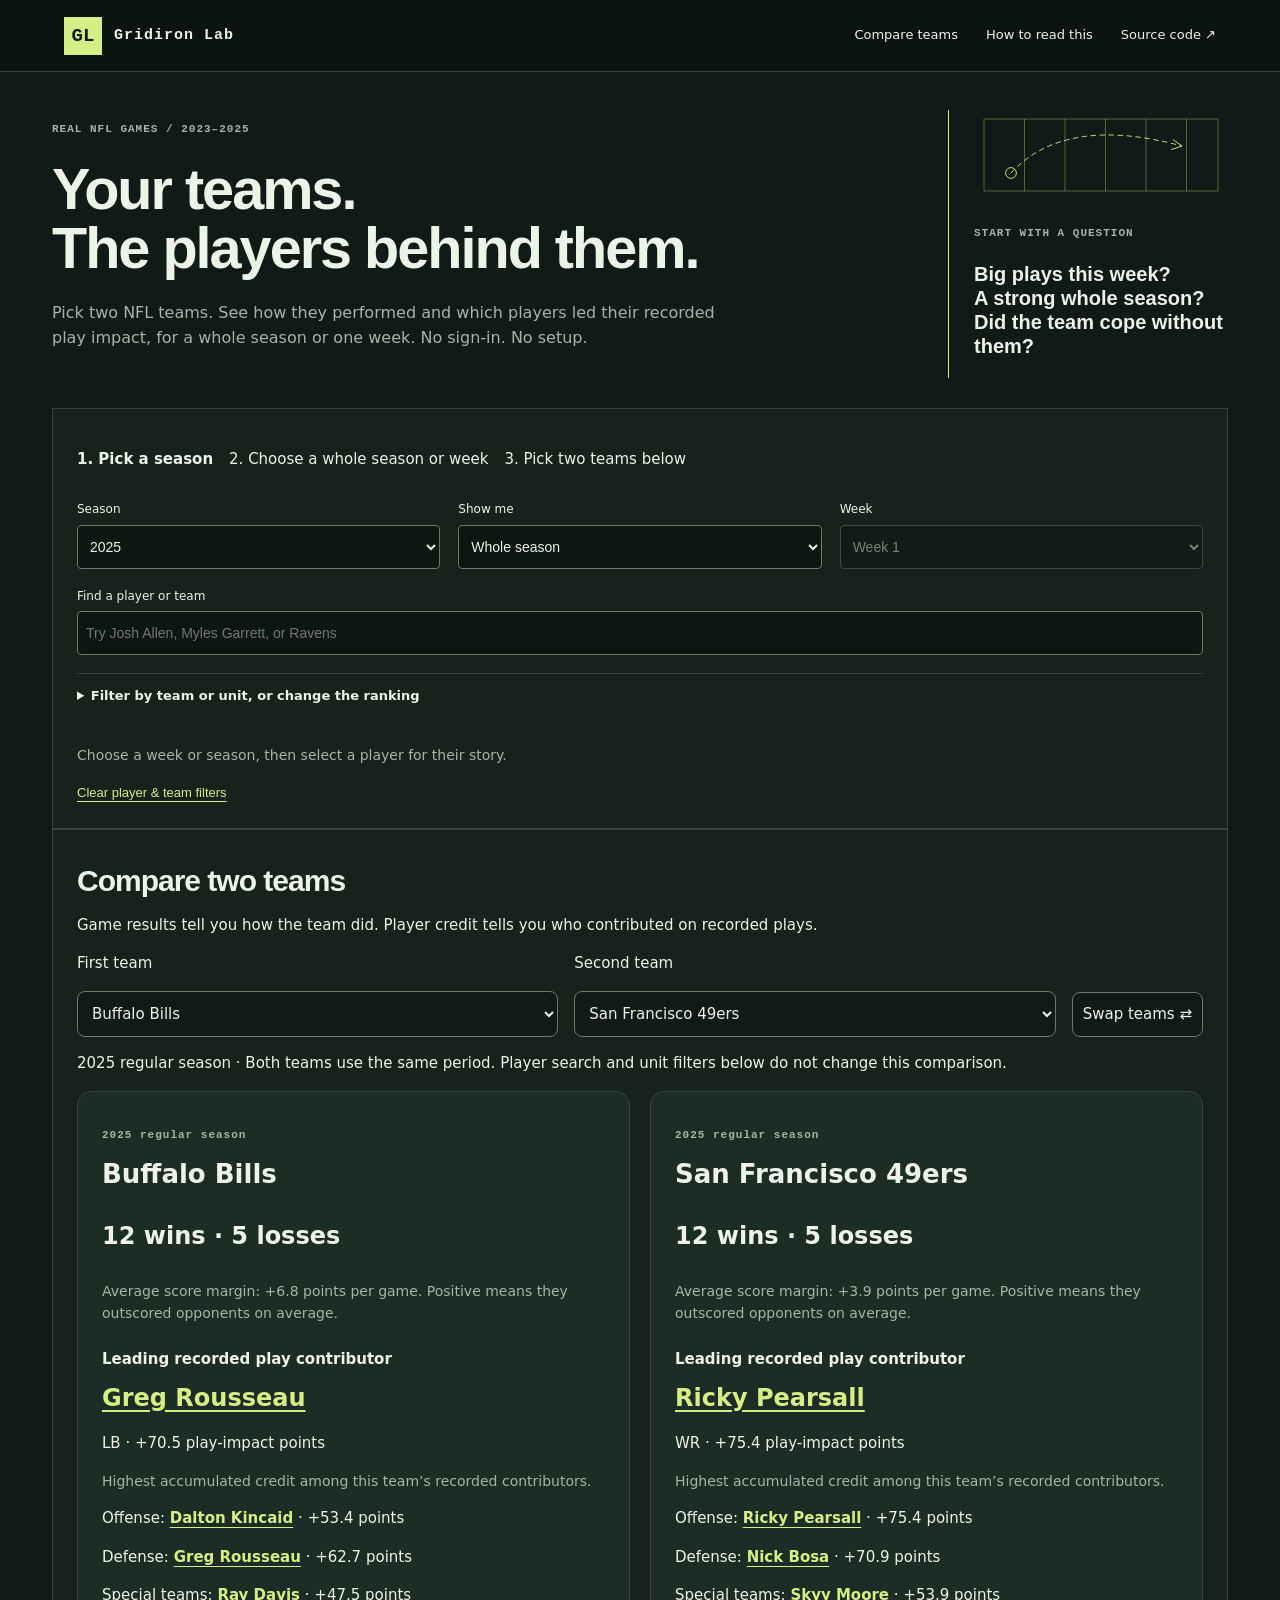
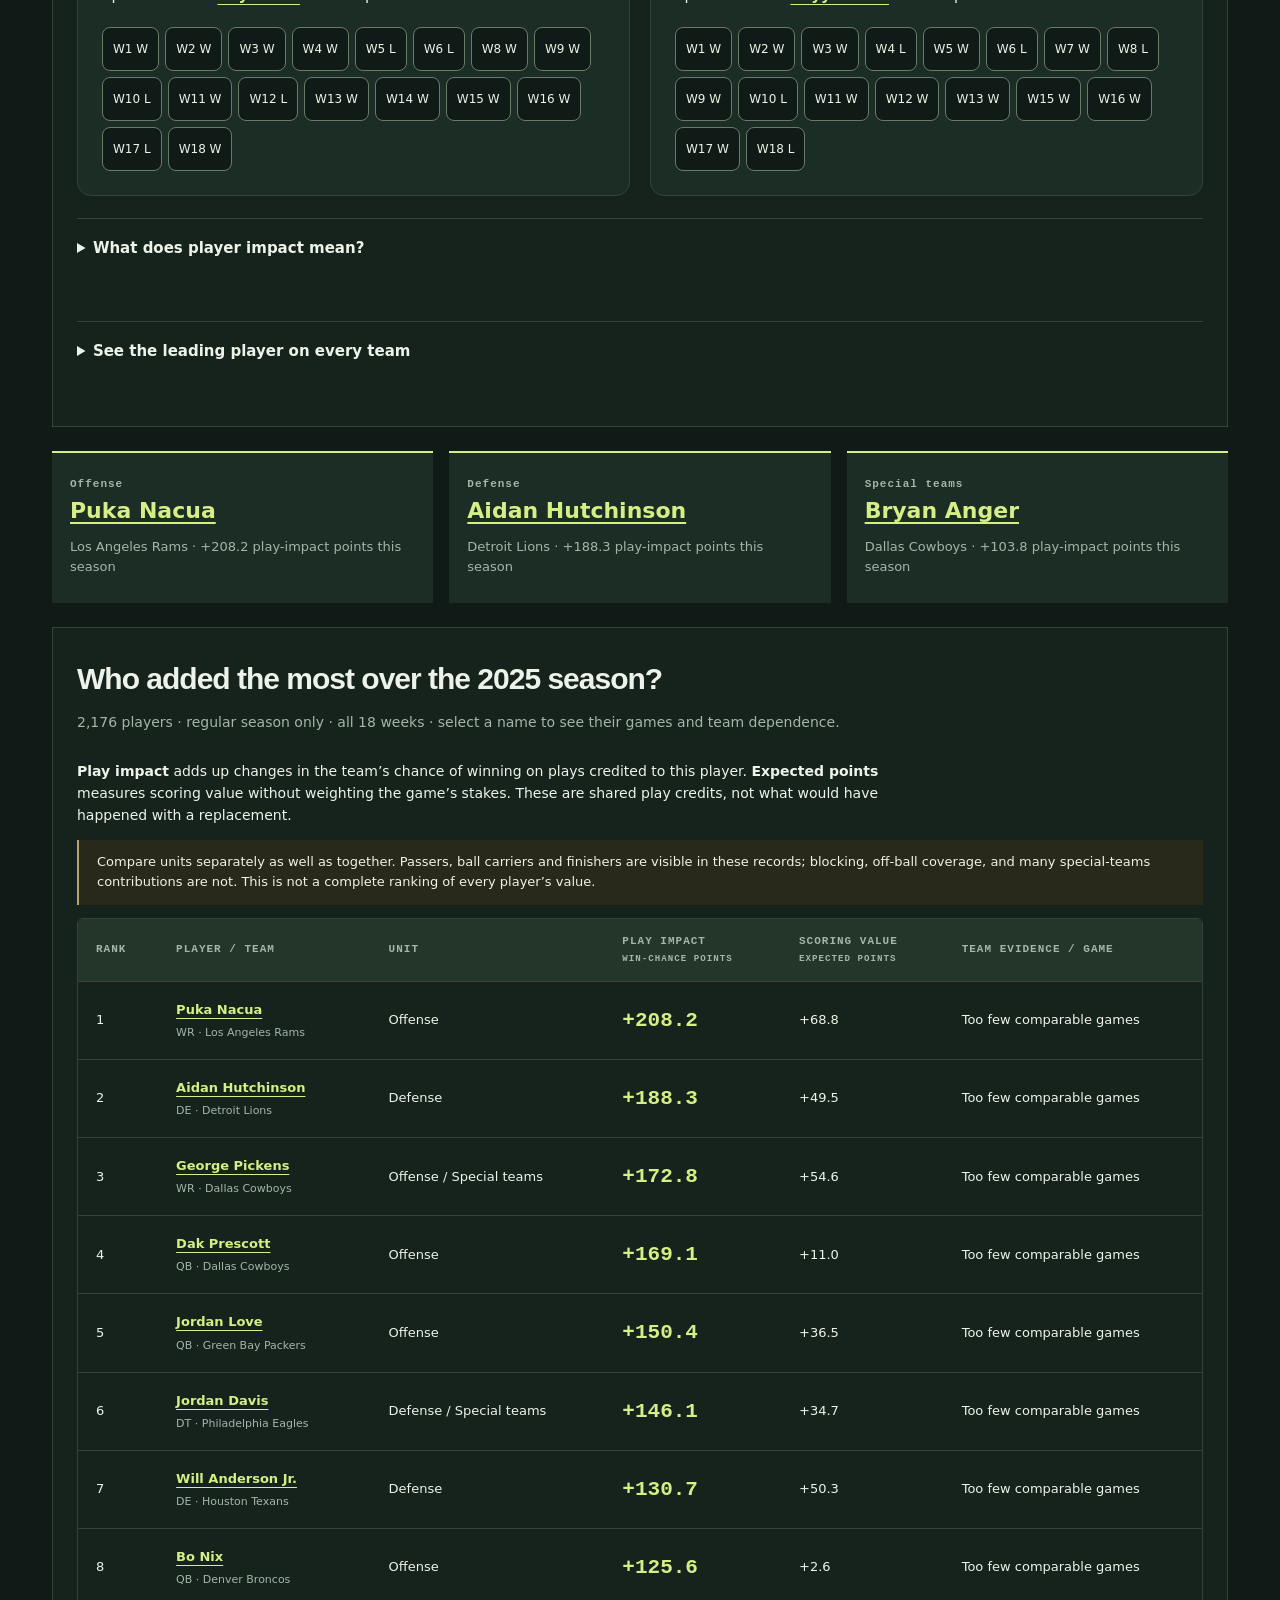
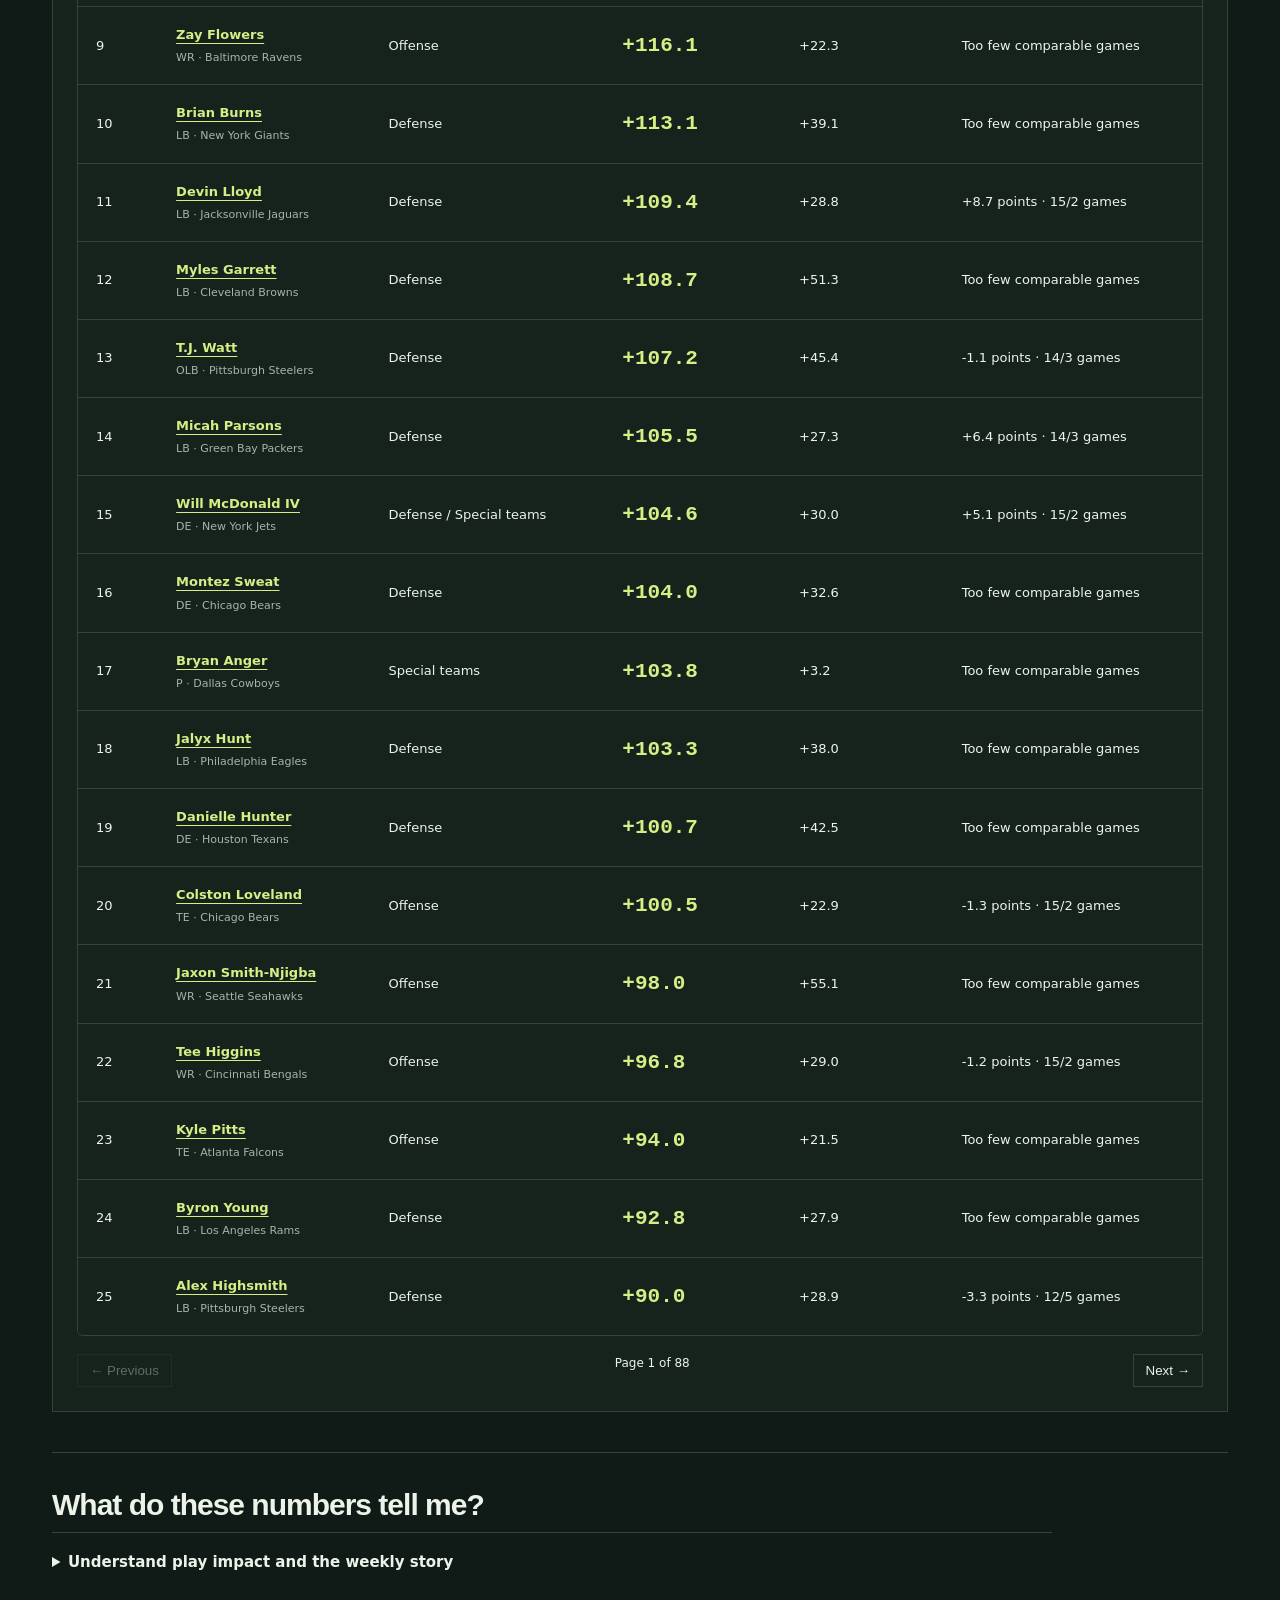
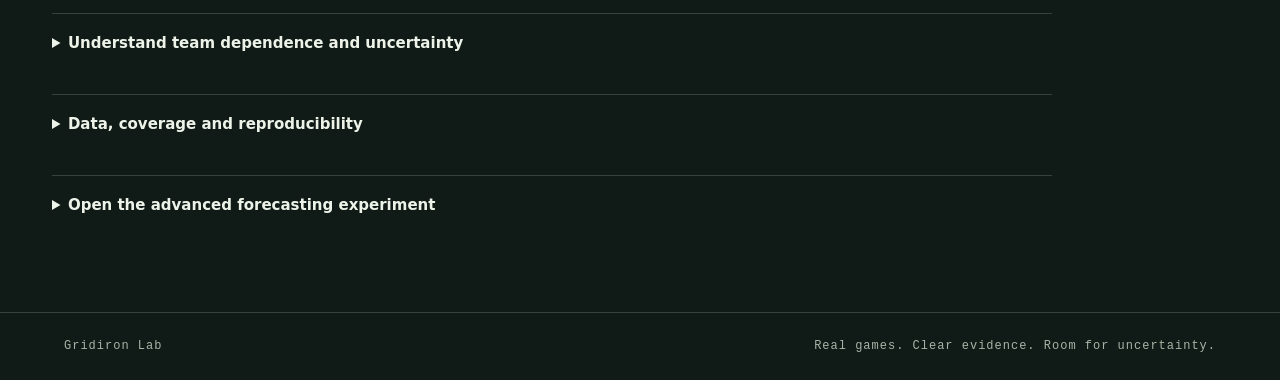
<file: docs/index.html>
<!doctype html><html lang="en"><head><meta charset="utf-8"><meta name="viewport" content="width=device-width,initial-scale=1"><title>Gridiron Lab · Who made the difference?</title><link rel="stylesheet" href="history.css"><script src="history.js" defer></script></head><body>
<header class="masthead"><a class="brand" href="./">GL<span class="brandname">Gridiron Lab</span></a><nav><a href="#explore">Compare teams</a><a href="#method">How to read this</a><a href="https://github.com/Invasivepencils/gridiron-lab">Source code ↗</a></nav></header><main><a class="skip" href="#explore">Skip to team comparison</a>
<section class="hero"><div><p class="eyebrow">REAL NFL GAMES / 2023–2025</p><h1>Your teams.<br>The players behind them.</h1><p class="intro">Pick two NFL teams. See how they performed and which players led their recorded play impact, for a whole season or one week. No sign-in. No setup.</p></div><aside class="hero-note"><svg class="field-art" viewBox="0 0 280 100" aria-hidden="true"><g fill="none" stroke="currentColor"><path d="M10 10H270V90H10Z M55 10V90 M100 10V90 M145 10V90 M190 10V90 M235 10V90" opacity=".4"/><path d="M40 70Q100 5 230 40" stroke-dasharray="6 4"/><path d="M220 33L230 40 218 44"/></g><circle cx="40" cy="70" r="6" fill="none" stroke="currentColor"/></svg><span class="mini">START WITH A QUESTION</span><p>Big plays this week?<br>A strong whole season?<br>Did the team cope without them?</p></aside></section>
<section id="explore" class="workspace"><p class="guide"><strong>1. Pick a season</strong><span>2. Choose a whole season or week</span><span>3. Pick two teams below</span></p><div class="history-filters"><label>Season<select id="season"></select></label><label>Show me<select id="view"><option value="season">Whole season</option><option value="week">One week</option></select></label><label>Week<select id="week"></select></label><label class="search">Find a player or team<input id="search" type="search" placeholder="Try Josh Allen, Myles Garrett, or Ravens"></label><details class="history-options"><summary>Filter by team or unit, or change the ranking</summary><div class="options-grid"><label>Team<select id="team"><option value="">All NFL teams</option></select></label><label>Unit<select id="unit"><option value="">Offense, defense & special teams</option><option>Offense</option><option>Defense</option><option>Special teams</option></select></label><label>Order by<select id="sort"><option value="wpa">Biggest recorded win swings</option><option value="epa">Most expected points added</option><option value="dependence">Strongest team-dependence evidence</option></select></label></div></details></div><p id="status" role="status" class="small">Loading historical NFL data…</p><button id="clear" class="textbutton" type="button">Clear player & team filters</button><noscript><p>Enable JavaScript to explore the historical data. All results and methods are available in the source repository.</p></noscript></section>
<section class="workspace compare-workspace" aria-labelledby="compare-title"><h2 id="compare-title">Compare two teams</h2><p>Game results tell you how the team did. Player credit tells you who contributed on recorded plays.</p><div class="compare-controls"><label>First team<select id="compare-a"></select></label><label>Second team<select id="compare-b"></select></label><button id="swap" type="button">Swap teams ⇄</button></div><p id="compare-note" role="status"></p><div id="team-comparison" class="team-comparison" aria-live="polite"></div><details><summary>What does player impact mean?</summary><p>We add up how much recorded plays changed a team’s chance of winning, sharing credit between named contributors. A +5 point credit means plays assigned to the player added five percentage points in total. Season totals add many games and can exceed 100; they are not a win probability. This does not measure all blocking or off-ball coverage, or prove who caused a win.</p></details><details><summary>See the leading player on every team</summary><div id="all-teams" class="all-teams"></div></details></section><div id="cards" class="answer-strip" aria-live="polite"></div>
<section class="results"><div class="list-header"><div><h2 id="list-title">Season impact leaders</h2><p id="list-caption" class="small"></p></div></div><p class="metric-help"><strong>Play impact</strong> adds up changes in the team’s chance of winning on plays credited to this player. <strong>Expected points</strong> measures scoring value without weighting the game’s stakes. These are shared play credits, not what would have happened with a replacement.</p><p class="evidence-note">Compare units separately as well as together. Passers, ball carriers and finishers are visible in these records; blocking, off-ball coverage, and many special-teams contributions are not. This is not a complete ranking of every player’s value.</p><div class="table-wrap"><table id="leaders"><caption class="sr-only">Historical player impact results</caption><thead><tr><th>Rank</th><th>Player / team</th><th>Unit</th><th>Play impact<br><small>win-chance points</small></th><th>Scoring value<br><small>expected points</small></th><th>Team evidence / game</th></tr></thead><tbody></tbody></table></div><div class="pagination"><button id="previous" type="button">← Previous</button><span id="page-label"></span><button id="next" type="button">Next →</button></div></section>
<section id="detail" class="selected-player" hidden aria-live="polite"></section>
<section id="method" class="method"><h2>What do these numbers tell me?</h2><details><summary>Understand play impact and the weekly story</summary><p>nflverse’s win probability model estimates how each play changed the possession team’s chance of winning. Gridiron shares that change between named contributors: ordinary passes split equally between passer and target; interceptions stay with the passer; runs go to the carrier; lost fumbles go to the named fumbler. Named defensive finishers share the opposite swing. Kicks and returns go to the named kicker, punter or returner. No-play penalties, kneels and spikes are excluded. Credits on each team sum to at most one play’s swing.</p><p>Play credit is contextual and sensitive to these allocation rules. It is not value above replacement, causal credit, or a counterfactual replay. Season totals can exceed 100 points because they sum many games. Large negative plays count too. Expected-points credit uses the same allocation rules.</p></details><details><summary>Understand team dependence and uncertainty</summary><p>The comparison uses roster and snap evidence: at least 20% of the player’s primary unit’s snaps versus less than 20% (1% for kickers, punters and long snappers). At least three regularly involved and two limited games are required. Unknown participation is excluded; an injury report is displayed when present. A limited game is not automatically an injury.</p><p>A regularized full-season score-margin model adjusts team/opponent strength and home field using a design matrix and proper normal priors. A separate Bayesian two-group regression estimates each player’s involvement association, with a zero-centered 7-point effect prior and 12-point game noise. The interval is conditional on that fitted baseline; it excludes baseline uncertainty and teammate confounding. It cannot isolate a player’s causal contribution. Win-rate intervals use Beta(1,1) priors, with ties excluded from win rates and retained in score margins. Dependence sorting uses the lower model interval, not the biggest noisy point estimate.</p><p>Players who rarely miss games may have insufficient comparison evidence. That is not evidence they are unimportant. Multiple injuries, roster quality, opponent schedule, and playing time chosen in response to game state remain confounders.</p></details><details><summary>Data, coverage and reproducibility</summary><p id="coverage"></p><p>Completed regular seasons 2023, 2024 and 2025; no playoffs or future predictions. Revised historical records from <a href="https://github.com/nflverse/nflverse-data">nflverse</a>, with PFR snap counts via nflverse. Derived play credits and statistical summaries by Gridiron Lab. Data attribution: <a href="https://creativecommons.org/licenses/by/4.0/">CC BY 4.0</a>. This project is independent and is not endorsed by the NFL or data providers.</p><p><a href="history-index.json">Download source manifest and coverage</a> · <a href="https://github.com/Invasivepencils/gridiron-lab#historical-player-analysis">Read the reproducible analysis</a></p></details><details><summary>Open the advanced forecasting experiment</summary><p>The earlier Bayesian team-strength estimator, injury simulations and backtests remain available in the <a href="experiment.html">synthetic research experiment</a>. Those examples are fictional and do not inform these historical player results.</p></details></section></main><footer><span>Gridiron Lab</span><span>Real games. Clear evidence. Room for uncertainty.</span></footer></body></html>
</file>
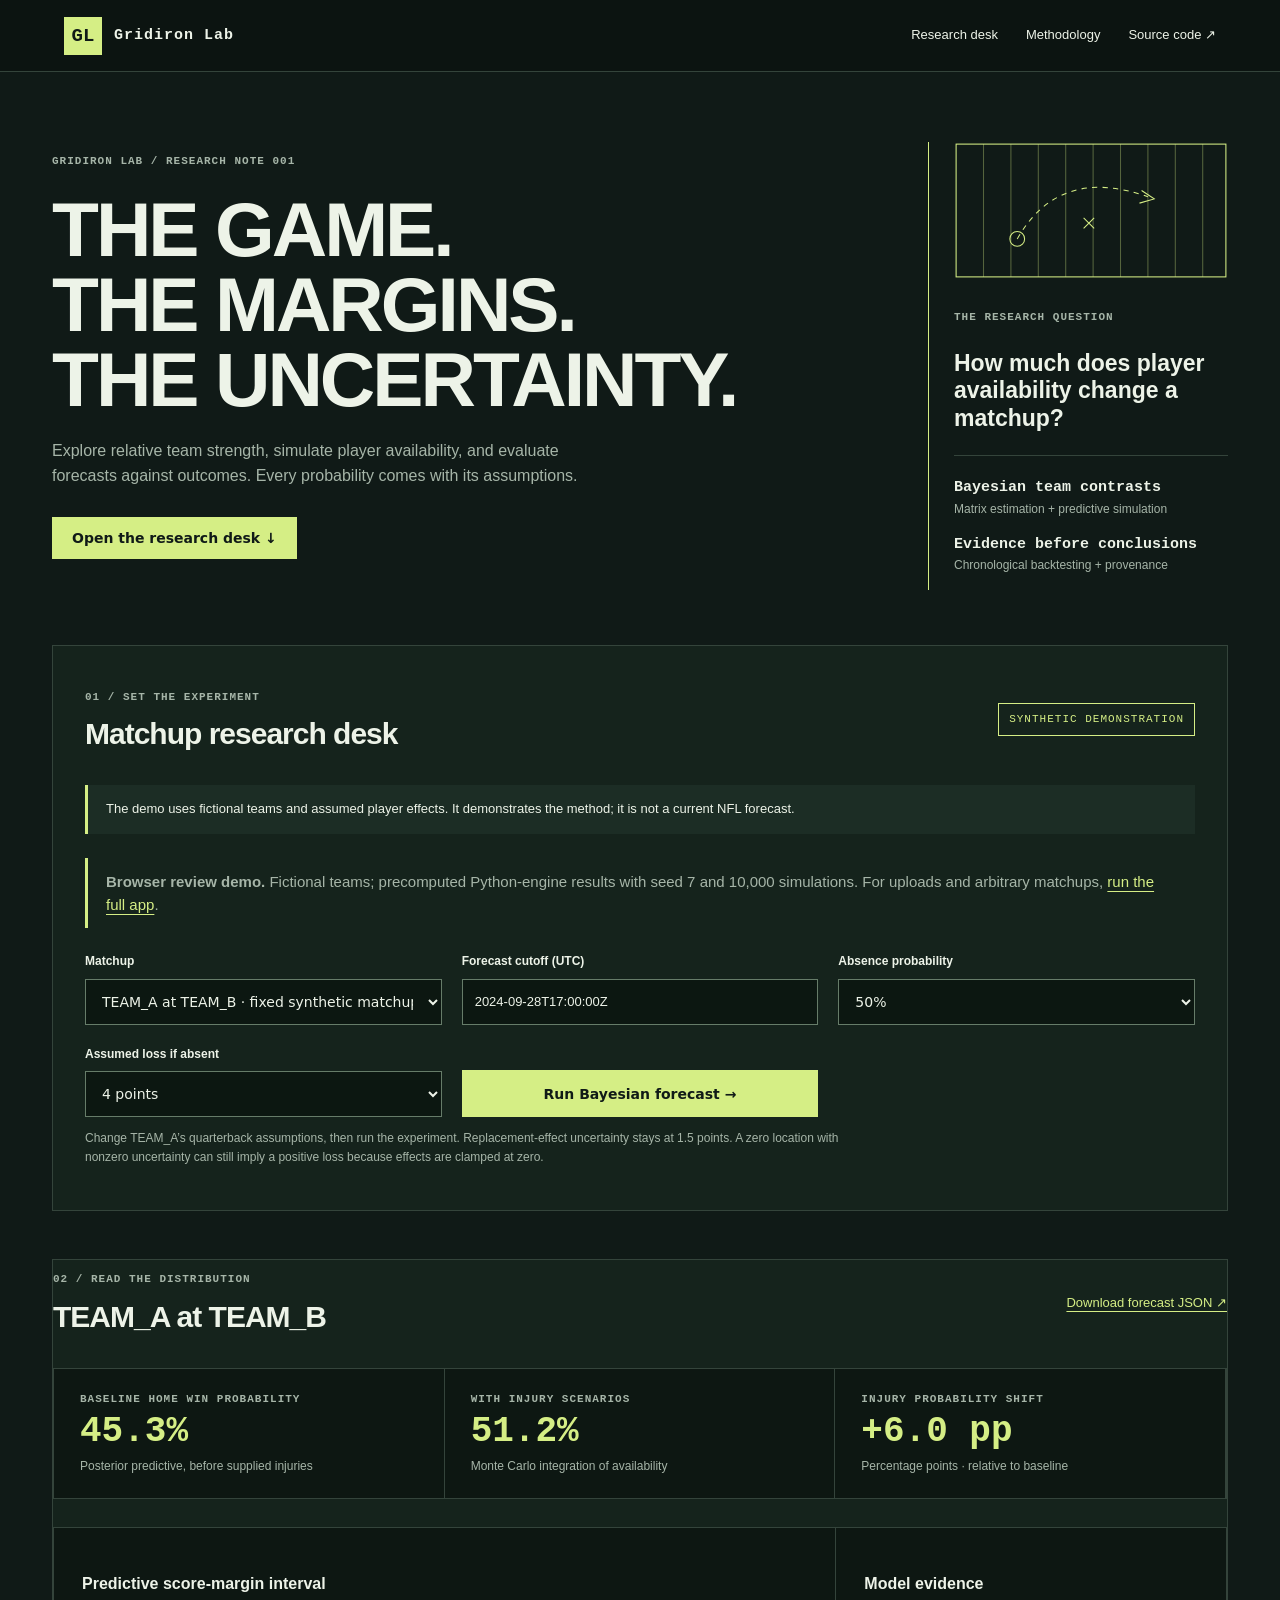
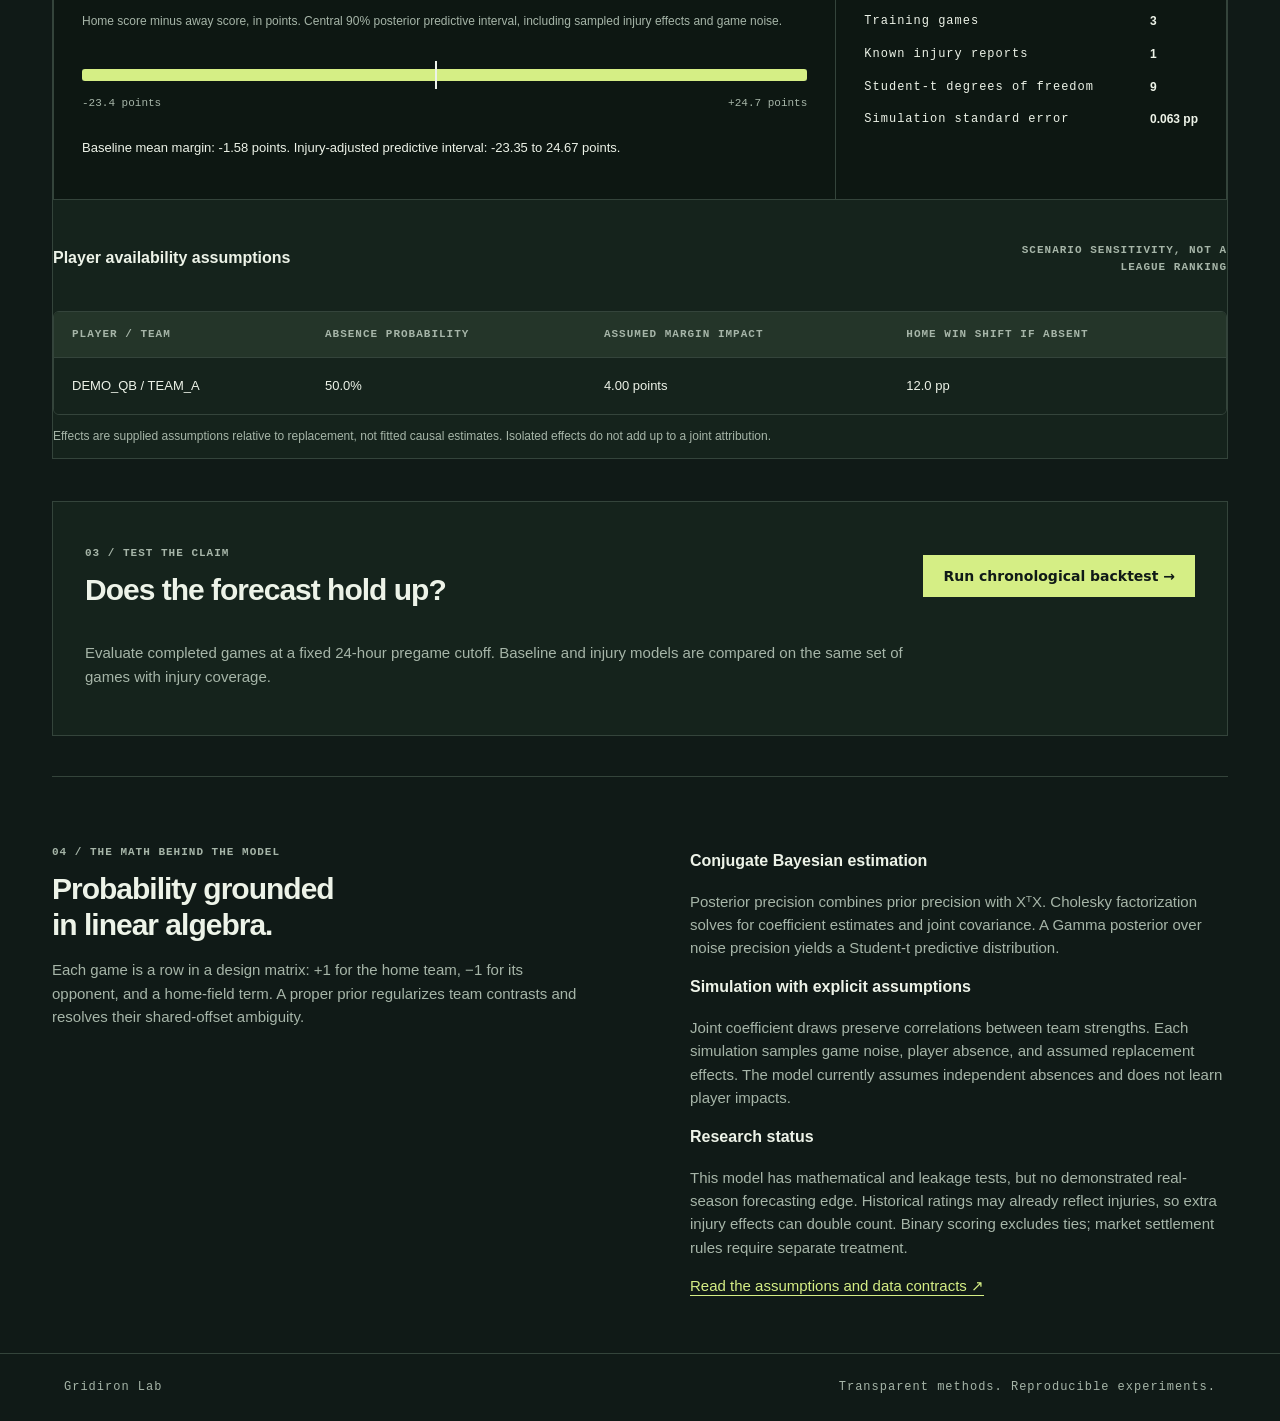
<file: docs/experiment.html>
<!doctype html><html lang="en"><head><meta charset="utf-8"><meta name="viewport" content="width=device-width,initial-scale=1"><title>Gridiron Lab · Probabilistic football research</title><link rel="stylesheet" href="app.css?v=4ece34538b66"><script src="demo.js?v=7465a70770cf" defer></script></head><body>
<header class="masthead"><a class="brand" href="./">GL<span class="brandname">Gridiron Lab</span></a><nav><a href="#research">Research desk</a><a href="#method">Methodology</a><a href="https://github.com/Invasivepencils/gridiron-lab">Source code ↗</a></nav></header>
<main><section class="hero"><div><p class="eyebrow">GRIDIRON LAB / RESEARCH NOTE 001</p><h1>The game.<br>The margins.<br>The uncertainty.</h1><p class="intro">Explore relative team strength, simulate player availability, and evaluate forecasts against outcomes. Every probability comes with its assumptions.</p><a class="button" href="#research">Open the research desk ↓</a></div><aside class="hero-note"><svg class="field-art" viewBox="0 0 260 130" aria-hidden="true"><rect x="2" y="2" width="256" height="126" fill="none" stroke="currentColor"/><path d="M28 2v126M54 2v126M80 2v126M106 2v126M132 2v126M158 2v126M184 2v126M210 2v126M236 2v126" stroke="currentColor" opacity=".35"/><path d="M60 92Q100 22 184 52" stroke="currentColor" fill="none" stroke-dasharray="5 5"/><circle cx="60" cy="92" r="7" fill="none" stroke="currentColor"/><path d="m178 46 12 8-14 4M123 72l10 10m0-10-10 10" stroke="currentColor" fill="none"/></svg><span class="mini">THE RESEARCH QUESTION</span><p>How much does player availability change a matchup?</p><div class="rule"></div><strong>Bayesian team contrasts</strong><span>Matrix estimation + predictive simulation</span><strong>Evidence before conclusions</strong><span>Chronological backtesting + provenance</span></aside></section>
<section id="research" class="workspace"><div class="section-head"><div><p class="eyebrow">01 / SET THE EXPERIMENT</p><h2>Matchup research desk</h2></div><span id="mode" class="tag">SYNTHETIC DEMONSTRATION</span></div>
<p class="notice" id="dataset-note">The demo uses fictional teams and assumed player effects. It demonstrates the method; it is not a current NFL forecast.</p>
<p class="status-note"><strong>Browser review demo.</strong> Fictional teams; precomputed Python-engine results with seed 7 and 10,000 simulations. For uploads and arbitrary matchups, <a href="https://github.com/Invasivepencils/gridiron-lab#run-the-example">run the full app</a>.</p>
<form id="experiment" class="filters"><label>Matchup<select id="game" required></select></label><label>Forecast cutoff (UTC)<input type="text" id="cutoff" readonly value="2024-09-28T17:00:00Z" required></label><label>Absence probability<select id="absence"><option value="0">0%</option><option value="0.25">25%</option><option value="0.5" selected>50%</option><option value="0.75">75%</option><option value="1">100%</option></select></label><label>Assumed loss if absent<select id="impact"><option value="0">0 points</option><option value="2">2 points</option><option value="4" selected>4 points</option><option value="6">6 points</option><option value="8">8 points</option><option value="10">10 points</option></select></label><button class="button" type="submit">Run Bayesian forecast →</button></form><p class="footnote">Change TEAM_A’s quarterback assumptions, then run the experiment. Replacement-effect uncertainty stays at 1.5 points. A zero location with nonzero uncertainty can still imply a positive loss because effects are clamped at zero.</p><p id="error" role="alert" class="error" hidden></p>
</section>
<section id="output" hidden class="results"><div class="section-head"><div><p class="eyebrow">02 / READ THE DISTRIBUTION</p><h2 id="matchup"></h2></div><button id="download" class="textbutton">Download forecast JSON ↗</button></div>
<div class="context"><div><span class="mini">BASELINE HOME WIN PROBABILITY</span><strong id="baseline"></strong><span>Posterior predictive, before supplied injuries</span></div><div><span class="mini">WITH INJURY SCENARIOS</span><strong id="adjusted"></strong><span>Monte Carlo integration of availability</span></div><div><span class="mini">INJURY PROBABILITY SHIFT</span><strong id="shift"></strong><span>Percentage points · relative to baseline</span></div></div>
<div class="analysis-grid"><section class="distribution"><h3>Predictive score-margin interval</h3><p class="footnote">Home score minus away score, in points. Central 90% posterior predictive interval, including sampled injury effects and game noise.</p><div class="margin-track"><span id="interval"></span><i id="zero"></i></div><div class="axis"><span id="low"></span><span>0 points</span><span id="high"></span></div><p id="margin-summary"></p></section><aside><h3>Model evidence</h3><dl><dt>Training games</dt><dd id="training"></dd><dt>Known injury reports</dt><dd id="reports"></dd><dt>Student-t degrees of freedom</dt><dd id="df"></dd><dt>Simulation standard error</dt><dd id="mc"></dd></dl></aside></div>
<div class="section-head"><h3>Player availability assumptions</h3><span class="mini">SCENARIO SENSITIVITY, NOT A LEAGUE RANKING</span></div><div class="table-wrap"><table><thead><tr><th>Player / team</th><th>Absence probability</th><th>Assumed margin impact</th><th>Home win shift if absent</th></tr></thead><tbody id="players"></tbody></table></div><p id="injury-note" class="footnote"></p>
</section>
<section class="workspace backtest"><div class="section-head"><div><p class="eyebrow">03 / TEST THE CLAIM</p><h2>Does the forecast hold up?</h2></div><button id="backtest" class="button">Run chronological backtest →</button></div><p>Evaluate completed games at a fixed 24-hour pregame cutoff. Baseline and injury models are compared on the same set of games with injury coverage.</p><div id="backtest-result" hidden><div class="context"><div><span class="mini">BINARY-SCORED GAMES</span><strong id="bt-games"></strong><span>Ties excluded and reported separately</span></div><div><span class="mini">BASELINE BRIER SCORE</span><strong id="bt-base"></strong><span>Lower is better · all scored games</span></div><div><span class="mini">INJURY COVERAGE</span><strong id="bt-cover"></strong><span>Games with reports at the cutoff</span></div></div><p id="bt-comparison"></p><p id="bt-label" class="notice"></p></div></section>
<section id="method" class="method"><div><p class="eyebrow">04 / THE MATH BEHIND THE MODEL</p><h2>Probability grounded<br>in linear algebra.</h2><p>Each game is a row in a design matrix: +1 for the home team, −1 for its opponent, and a home-field term. A proper prior regularizes team contrasts and resolves their shared-offset ambiguity.</p></div><div><h3>Conjugate Bayesian estimation</h3><p>Posterior precision combines prior precision with XᵀX. Cholesky factorization solves for coefficient estimates and joint covariance. A Gamma posterior over noise precision yields a Student-t predictive distribution.</p><h3>Simulation with explicit assumptions</h3><p>Joint coefficient draws preserve correlations between team strengths. Each simulation samples game noise, player absence, and assumed replacement effects. The model currently assumes independent absences and does not learn player impacts.</p><h3>Research status</h3><p>This model has mathematical and leakage tests, but no demonstrated real-season forecasting edge. Historical ratings may already reflect injuries, so extra injury effects can double count. Binary scoring excludes ties; market settlement rules require separate treatment.</p><a href="https://github.com/Invasivepencils/gridiron-lab#modeling-approach-and-limits">Read the assumptions and data contracts ↗</a></div></section>
</main><footer><span>Gridiron Lab</span><span>Transparent methods. Reproducible experiments.</span></footer></body></html>
</file>
<file: docs/history.css>
@import url('app.css');
.hero{grid-template-columns:1fr 280px;padding:38px 0 30px;gap:35px}.hero h1{font-size:clamp(34px,4.5vw,62px);text-transform:none;letter-spacing:-2px;line-height:1.04}.hero-note p{font-size:20px}.hero-note svg{max-height:90px}.hero .intro{max-width:700px;margin-bottom:0}.workspace{padding:24px}.history-filters{display:grid;grid-template-columns:repeat(4,minmax(0,1fr));gap:18px}.history-filters label{font-size:12px}.history-filters select,.history-filters input{width:100%;min-width:0;background:#0c1711;color:var(--ink);border:1px solid #667c69;height:44px;font:14px Arial;padding:8px;margin-top:6px}.history-filters .search{grid-column:span 2}.tabs{display:flex;flex-wrap:wrap;gap:8px;margin:20px 0}.tabs button{padding:10px 15px;background:transparent;border:1px solid var(--line);color:var(--ink);cursor:pointer}.tabs button[aria-pressed=true]{background:var(--green);color:var(--paper)}.answer-strip{display:grid;grid-template-columns:repeat(3,minmax(0,1fr));gap:16px;margin:24px 0}.answer-card{border-top:2px solid var(--green);background:var(--soft);padding:18px}.answer-card strong{font-size:22px;display:block}.answer-card p{font-size:13px;color:var(--muted);margin:8px 0}.answer-card button,.player-link{color:var(--green);background:none;border:0;padding:0;text-align:left;text-decoration:underline;text-underline-offset:4px;font:inherit;cursor:pointer}.results{padding:24px;margin-top:24px}.small{font-size:12px;color:var(--muted)}.metric{font:700 21px monospace;color:var(--green)}.negative{color:#ffb4a5}.pill{border:1px solid var(--line);padding:4px 8px;font-size:11px;white-space:nowrap}.selected-player{border-left:3px solid var(--green);padding:24px;background:var(--soft);margin-top:30px;scroll-margin-top:20px}.selected-player h2{margin-bottom:8px}.selected-player h3{margin-top:30px}.stat-grid{display:grid;grid-template-columns:repeat(3,minmax(0,1fr));gap:15px;margin:22px 0}.stat-grid>div{background:#101a17;padding:16px}.stat-grid strong{display:block;font:700 27px monospace;margin:6px 0}.timeline{display:flex;gap:4px;align-items:center;height:95px;overflow-x:auto;margin:16px 0}.week-bar{flex:1;min-width:22px;max-width:55px;height:90px;position:relative;background:#101a17;border:0;cursor:pointer;color:var(--ink)}.week-bar .bar-fill{position:absolute;bottom:25px;left:15%;width:70%;background:var(--green)}.week-bar small{position:absolute;bottom:3px;left:0;width:100%;font:11px monospace}.timeline-caption{font-size:12px;color:var(--muted)}.play-list{font-size:14px;padding-left:20px}.play-list li{margin:14px 0}.evidence-note{border-left:2px solid #bca269;padding:12px 18px;background:#28281b;font-size:13px}.pagination button{background:transparent;color:var(--ink);border:1px solid var(--line);padding:8px 12px;cursor:pointer}.pagination button:disabled{opacity:.35}.loading{padding:25px;font-size:18px}.method{display:block;padding-top:25px}.method details{max-width:1000px}.method p,.method li{font-size:14px}.table-wrap{max-width:100%}.metric-help{max-width:850px;font-size:14px}.player-link{font-weight:bold}#detail[hidden]{display:none}.filters-button{margin-top:24px}.list-header{display:flex;justify-content:space-between;gap:20px;align-items:start}.hero-note .mini{display:block}.error{margin:20px 0}select:disabled{opacity:.45}.history-filters input:focus-visible{outline:3px solid #f5c879}.empty-state{padding:24px;color:var(--muted)}
@media(max-width:700px){.hero{grid-template-columns:1fr}.hero h1{font-size:42px}.history-filters{grid-template-columns:1fr 1fr}.answer-strip,.stat-grid{grid-template-columns:1fr}.answer-card strong{font-size:20px}.results,.workspace,.selected-player{padding:18px}.list-header{flex-direction:column}.history-filters .search{grid-column:1/-1}.metric{font-size:17px}.hero-note{display:none}}
@media(max-width:700px){nav a{display:none}nav a:first-child{display:block}.answer-strip:has(>.answer-card:only-child){grid-template-columns:1fr}}

.history-filters{grid-template-columns:repeat(3,minmax(0,1fr))}.history-filters .search{grid-column:1/-1}.history-options{grid-column:1/-1;padding:12px 0 0;margin:0}.history-options summary{font-size:13px}.options-grid{display:grid;grid-template-columns:repeat(3,minmax(0,1fr));gap:18px;margin-top:18px}@media(max-width:700px){.options-grid{grid-template-columns:1fr}.history-filters{grid-template-columns:1fr 1fr}.history-filters>label:nth-child(3){grid-column:1/-1}}
body{font-family:system-ui,sans-serif}.guide{display:flex;flex-wrap:wrap;gap:16px;padding-bottom:14px}.compare-controls{display:grid;grid-template-columns:1fr 1fr auto;gap:16px;align-items:end}.compare-controls label{display:grid;gap:8px}.compare-controls select,.compare-controls button,.game-strip button{min-height:44px;border:1px solid #667c69;background:#101a17;color:var(--ink);padding:10px;font:inherit;border-radius:8px}.team-comparison{display:grid;grid-template-columns:1fr 1fr;gap:20px}.team-card{border:1px solid var(--line);border-radius:14px;padding:24px;background:var(--soft)}.team-card h3{font-size:26px;margin:6px 0}.team-card h4{margin:24px 0 8px}.team-record{font-size:24px;font-weight:700}.team-card>.player-link{font-size:24px}.game-strip{display:flex;gap:6px;flex-wrap:wrap;margin-top:20px}.game-strip button{font-size:12px}.all-teams>div{display:grid;grid-template-columns:1fr 1fr;gap:12px;border-bottom:1px solid var(--line);padding:14px 0}.skip{position:absolute;top:-100px}.skip:focus{top:10px;background:var(--paper);padding:16px;z-index:5}.small{font-size:14px;line-height:1.6}.compare-workspace details{margin-top:22px}button,select,input,summary{touch-action:manipulation}summary{min-height:44px;cursor:pointer}button:focus-visible,select:focus-visible,a:focus-visible,summary:focus-visible{outline:3px solid #f5c879;outline-offset:4px}[hidden]{display:none!important}@media(max-width:700px){.team-comparison,.compare-controls{grid-template-columns:1fr}.team-card{padding:18px}.all-teams>div{grid-template-columns:1fr}.hero h1{font-size:38px}.table-wrap{overflow-x:auto}}@media(prefers-reduced-motion:reduce){*{scroll-behavior:auto!important}}
</file>
<file: docs/app.css>
:root{--ink:#152c35;--muted:#5b6d73;--paper:#f7f8f4;--line:#dce3df;--green:#126d56;--soft:#eaf1ec}*{box-sizing:border-box}html{scroll-behavior:smooth}body{margin:0;background:var(--paper);color:var(--ink);font:15px/1.55 system-ui,sans-serif}.masthead{height:84px;border-bottom:1px solid var(--line);display:flex;align-items:center;justify-content:space-between;padding:0 max(5%,calc((100vw - 1240px)/2))}.brand{text-decoration:none;color:var(--paper);font:bold 26px Georgia;background:var(--ink);width:38px;height:38px;display:flex;align-items:center;justify-content:center;position:relative}.brandname{position:absolute;left:50px;white-space:nowrap;font:650 16px system-ui;color:var(--ink)}nav{display:flex;gap:28px}a{color:var(--green);text-underline-offset:4px}nav a{font-size:13px;text-decoration:none;color:var(--ink)}main{max-width:1240px;margin:auto;padding:0 32px}.hero{display:grid;grid-template-columns:1fr 300px;gap:80px;padding:72px 0 64px}.eyebrow,.mini{font:650 11px/1.5 system-ui;letter-spacing:1.5px;color:var(--muted)}h1{font:normal clamp(32px,4.2vw,54px)/1.12 Georgia,serif;letter-spacing:-1.5px;margin:22px 0}h2{font:normal 30px/1.2 Georgia;margin:9px 0}h3{font-size:16px}.intro{max-width:620px;font-size:17px;color:var(--muted);margin-bottom:28px}.button{border:0;background:var(--green);color:white;border-radius:5px;text-decoration:none;display:inline-flex;gap:28px;padding:13px 20px;align-items:center;font:600 14px system-ui;cursor:pointer}.hero-note{padding:24px;border-left:2px solid var(--green);align-self:center;background:var(--soft)}.hero-note p{font:24px/1.35 Georgia}.hero-note strong,.hero-note>span:not(.mini){display:block}.hero-note>span:not(.mini){font-size:12px;color:var(--muted);margin-bottom:15px}.rule{height:1px;background:var(--line);margin-bottom:20px}.section-head{display:flex;justify-content:space-between;align-items:center;margin-bottom:24px}.tag{font-size:11px;color:var(--green);border:1px solid var(--line);padding:7px 10px;border-radius:3px}.workspace{background:white;padding:32px;border:1px solid var(--line);border-radius:8px}.filters{display:grid;grid-template-columns:repeat(3,1fr);gap:20px}.filters label{font-size:12px;font-weight:600}.search-label{grid-column:span 2}input[type=search],select{width:100%;margin-top:8px;height:46px;padding:0 12px;font:14px system-ui;background:white;border:1px solid #b8c8c2;border-radius:4px;color:var(--ink)}.filters .button{margin-top:25px;justify-content:center}input:focus,select:focus,button:focus,a:focus{outline:2px solid var(--green);outline-offset:3px}.quick{display:flex;flex-wrap:wrap;gap:16px;margin-top:24px;border-top:1px solid var(--line);padding-top:18px;font-size:12px}.quick>span{font-size:10px;letter-spacing:1px;color:var(--muted)}.results{margin-top:48px}.context{display:grid;grid-template-columns:repeat(3,1fr);background:var(--soft);border:1px solid var(--line);margin-bottom:28px}.context>div{padding:22px 26px;border-right:1px solid var(--line)}.context strong,.context span{display:block}.context strong{font-size:22px;margin:5px 0}.context span:not(.mini){font-size:12px;color:var(--muted)}.table-wrap{overflow-x:auto;border:1px solid var(--line);border-radius:6px}table{width:100%;border-collapse:collapse;background:white;min-width:680px}th{text-align:left;background:#eef2ef;font-size:11px;text-transform:uppercase;letter-spacing:1px;color:var(--muted);padding:14px 18px}td{border-top:1px solid var(--line);padding:18px;font-size:13px}.sub{display:block;font-size:11px;color:var(--muted);margin-top:4px}.rate{display:flex;align-items:center;gap:20px}.rate strong{min-width:45px}.bar{height:5px;background:var(--soft);width:100px;border-radius:3px;display:block}.bar>span{height:100%;display:block;background:var(--green);border-radius:3px}.gap{color:var(--muted);font-variant-numeric:tabular-nums}.positive{color:var(--green)}.compare-check{width:17px;height:17px;accent-color:var(--green)}.pagination{display:flex;justify-content:space-between;font-size:12px;margin-top:18px}.pagination>div{display:flex;gap:22px}.footnote{font-size:12px;color:var(--muted);max-width:800px}.method{display:grid;grid-template-columns:1fr 1fr;gap:100px;padding:56px 0;margin-top:40px;border-top:1px solid var(--line)}.method p{color:var(--muted)}.textlink{font-size:13px}.empty{padding:40px;background:white;border:1px solid var(--line)}.comparison{padding:20px;background:#dcece4;border:1px solid #9ec8b3;margin-bottom:18px;font-size:16px}footer{padding:24px max(5%,calc((100vw - 1176px)/2));border-top:1px solid var(--line);display:flex;justify-content:space-between;font-size:12px;color:var(--muted)}.sr-only{position:absolute;width:1px;height:1px;overflow:hidden;clip:rect(0,0,0,0)}@media(max-width:850px){.hero{grid-template-columns:1fr;gap:20px;padding:40px 0}.hero-note{display:none}.filters{grid-template-columns:1fr 1fr}.method{gap:30px}.brandname{font-size:14px}nav a:not(:last-child){display:none}.section-head{gap:15px}.tag{display:none}}@media(max-width:560px){main{padding:0 18px}.masthead{padding:0 18px;height:68px}.workspace{padding:22px}.filters,.context,.method{grid-template-columns:1fr}.search-label{grid-column:auto}.context>div{border-right:0;border-bottom:1px solid var(--line)}.filters .button{margin-top:0}.section-head{align-items:flex-start}.pagination,footer{gap:16px;flex-wrap:wrap}h1{letter-spacing:-.5px}h2{font-size:25px}}
:root{--ink:#1a2537;--muted:#5c697c;--paper:#f5f6f8;--green:#355bc4;--soft:#eaf0fc;--line:#dce2ef}.brand{font:700 15px system-ui}.notice{padding:14px 18px;border-left:3px solid var(--green);background:var(--soft);font-size:13px}.uploads{display:flex;align-items:center;gap:24px;padding:22px 0;border-top:1px solid var(--line);border-bottom:1px solid var(--line);margin-bottom:20px}.uploads label{font-size:12px;font-weight:600;flex:1}.uploads input{display:block;font-size:12px;margin-top:10px;width:100%}.filters{grid-template-columns:1fr 1fr 1fr}input[type=text]{width:100%;height:46px;padding:12px;border:1px solid #b8c8c2;border-radius:4px;margin-top:8px;font-size:13px}.textbutton{border:0;background:none;color:var(--green);text-decoration:underline;text-underline-offset:4px;padding:0;cursor:pointer;font-size:13px}.error{color:#a51d35;border:1px solid #ddb6bf;background:#fff3f5;padding:15px}.analysis-grid{display:grid;grid-template-columns:2fr 1fr;border:1px solid var(--line);background:white;border-radius:6px;margin:24px 0 30px}.analysis-grid>section,.analysis-grid>aside{padding:28px}.analysis-grid>aside{border-left:1px solid var(--line)}dl{display:grid;grid-template-columns:1fr auto;font-size:12px;gap:14px}dd{margin:0;font-weight:600}.margin-track{position:relative;height:12px;background:var(--soft);margin-top:38px}.margin-track span{position:absolute;height:100%;background:var(--green);border-radius:3px}.margin-track i{position:absolute;height:28px;top:-8px;background:var(--ink);width:2px}.axis{display:flex;justify-content:space-between;font-size:11px;color:var(--muted);margin-top:14px}.axis span:nth-child(2){display:none}.distribution>p:last-child{font-size:13px;margin-top:26px}.backtest{margin-top:42px}.backtest>p{max-width:820px;color:var(--muted)}.backtest .context{margin-top:20px}.section-head .mini{max-width:240px;text-align:right}@media(max-width:700px){.filters,.analysis-grid{grid-template-columns:1fr}.uploads{flex-direction:column;align-items:stretch}.analysis-grid>aside{border-left:0;border-top:1px solid var(--line)}.section-head{flex-wrap:wrap}.section-head .mini{text-align:left}}

/* A research notebook crossed with a football film room. */
:root{--ink:#edf3e8;--muted:#a6b5a8;--paper:#101a17;--line:#34443b;--green:#d5ee85;--soft:#1c2d25}body{background:var(--paper);font-family:Arial,sans-serif}.masthead{height:72px;background:#0c1411}.brand{background:var(--green);color:#101a17;border-radius:0;font:bold 19px monospace}.brandname{font:700 15px monospace;letter-spacing:1px}.hero{padding:70px 0 55px;gap:60px;position:relative}.hero h1{font:900 clamp(48px,6vw,82px)/.98 Arial,sans-serif;letter-spacing:-3px;text-transform:uppercase;max-width:850px}.hero .intro{font-size:16px;max-width:550px}.hero-note{background:transparent;border-left:1px solid var(--green);padding:0 0 0 25px;align-self:center}.hero-note p{font:700 23px/1.2 Arial,sans-serif}.field-art{width:100%;height:auto;color:var(--green);margin-bottom:18px}.eyebrow,.mini,.tag,dt,thead,footer{font-family:monospace;letter-spacing:1px}.workspace,.results{background:#15231c;border:1px solid var(--line);border-radius:0;box-shadow:none}.button{background:var(--green);color:#101a17;font-weight:700;border-radius:0}.tag{border:1px solid var(--green);background:none;color:var(--green);border-radius:0}.hero-note strong{font-family:monospace}.rule{background:var(--line)}h2{font:700 30px/1.2 Arial,sans-serif;letter-spacing:-1px}.filters input,.filters select,input[type=text]{background:#0c1711;color:var(--ink);border:1px solid #667c69;border-radius:0}.context,.analysis-grid,.comparison{background:#0d1712;border-color:var(--line);border-radius:0}.context strong{font:700 36px/1.1 monospace;color:var(--green)}.context>div{border-color:var(--line)}thead{background:#243529}td,th{border-color:var(--line)}tbody tr:hover{background:#203228}.sub,.footnote{color:var(--muted)}.gap.positive{color:var(--green)}.error{background:#391e1c;color:#ffcec6;border-color:#b06559}.method{border-top:1px solid var(--line)}.textbutton{color:var(--green)}details{border-top:1px solid var(--line);padding:18px 0}summary{cursor:pointer;font-weight:bold}a:focus-visible,button:focus-visible,input:focus-visible,select:focus-visible,summary:focus-visible{outline:3px solid #f5c879;outline-offset:4px}.axis{font-family:monospace}.status-note{border-left:3px solid var(--green);padding:12px 18px;color:var(--muted);margin:24px 0}.scenario-controls{display:grid;grid-template-columns:1fr 1fr;gap:24px}.scenario-controls label{font-size:13px}.scenario-controls input,.scenario-controls select{display:block;width:100%;margin-top:12px}input[type=range]{accent-color:var(--green)}[hidden]{display:none!important}@media(max-width:700px){.hero{padding-top:40px}.hero h1{letter-spacing:-2px;font-size:49px}.hero-note{display:none}.scenario-controls{grid-template-columns:1fr}.context strong{font-size:27px}.workspace,.results{padding:22px 18px}}
@media(max-width:700px){.hero>div{min-width:0}.hero h1{font-size:clamp(32px,11vw,49px)}}
table{background:#15231c}th{background:#243529;color:var(--muted)}
</file>
